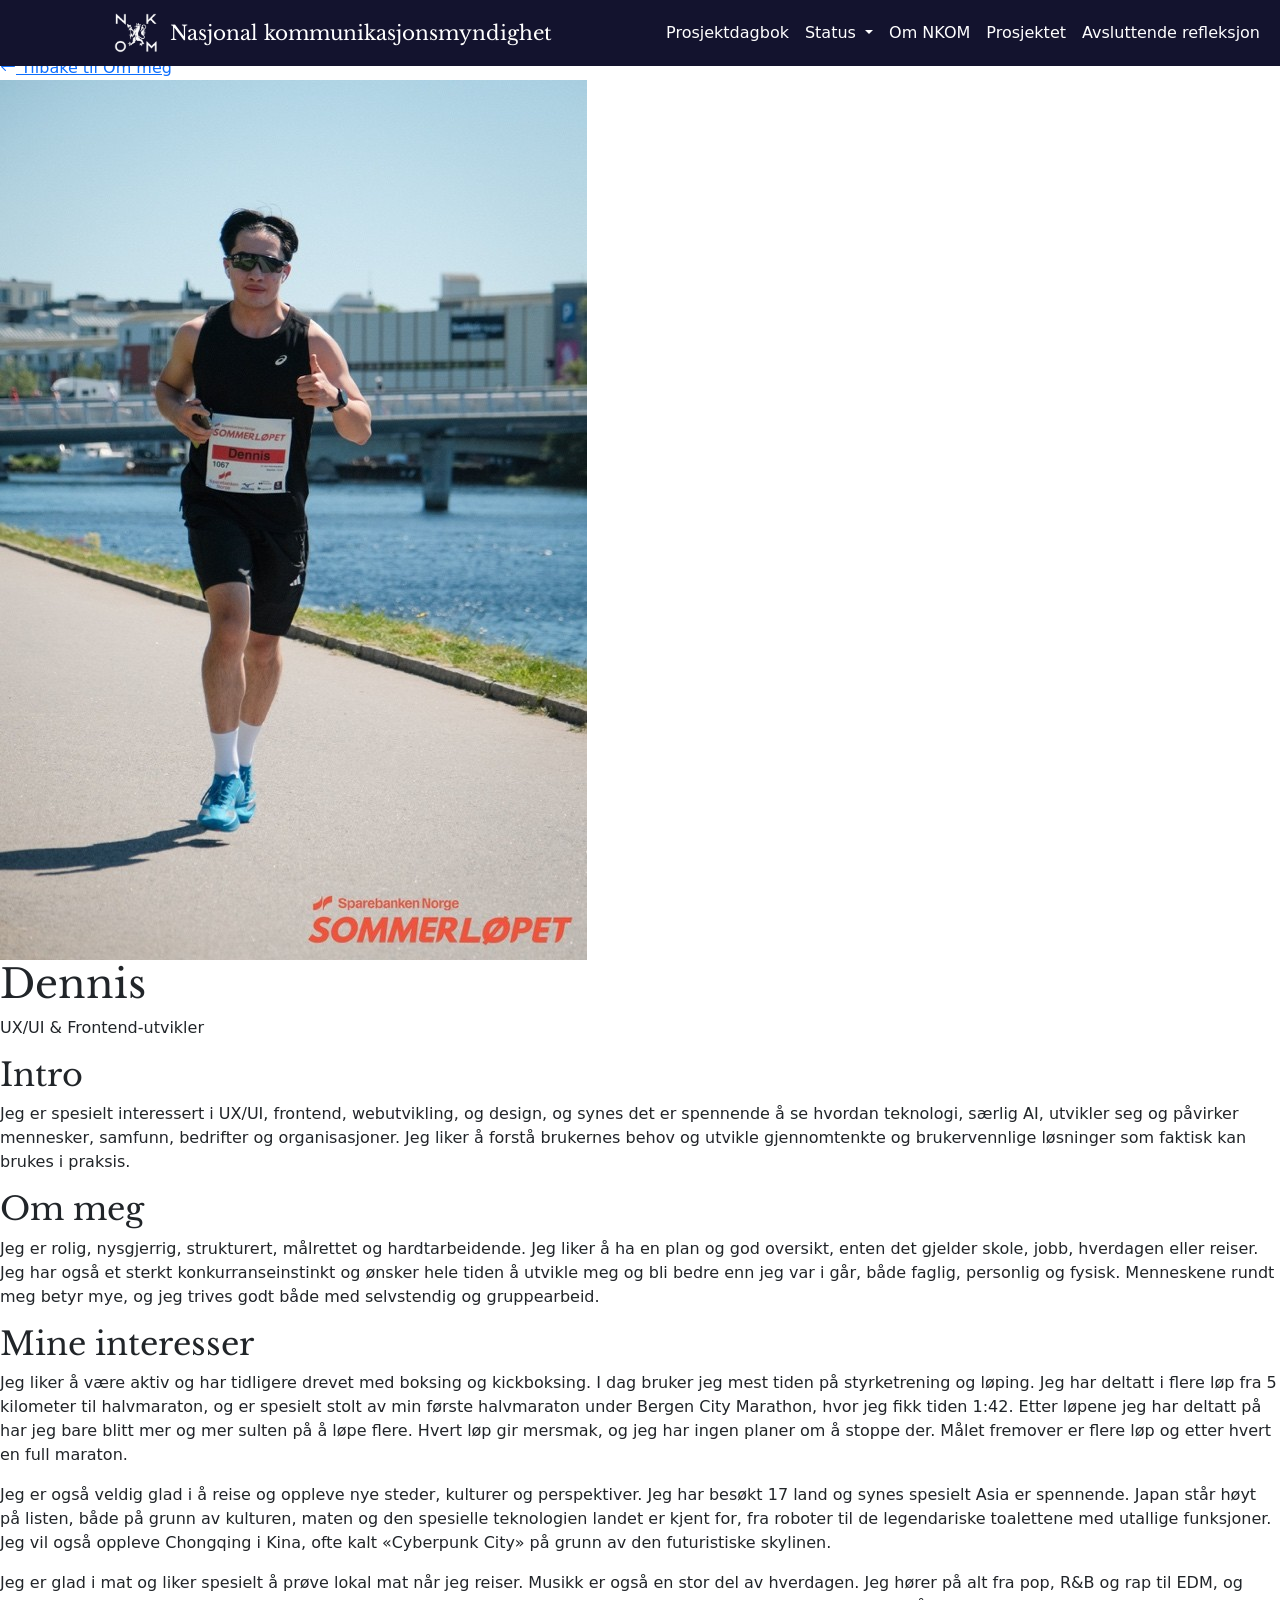
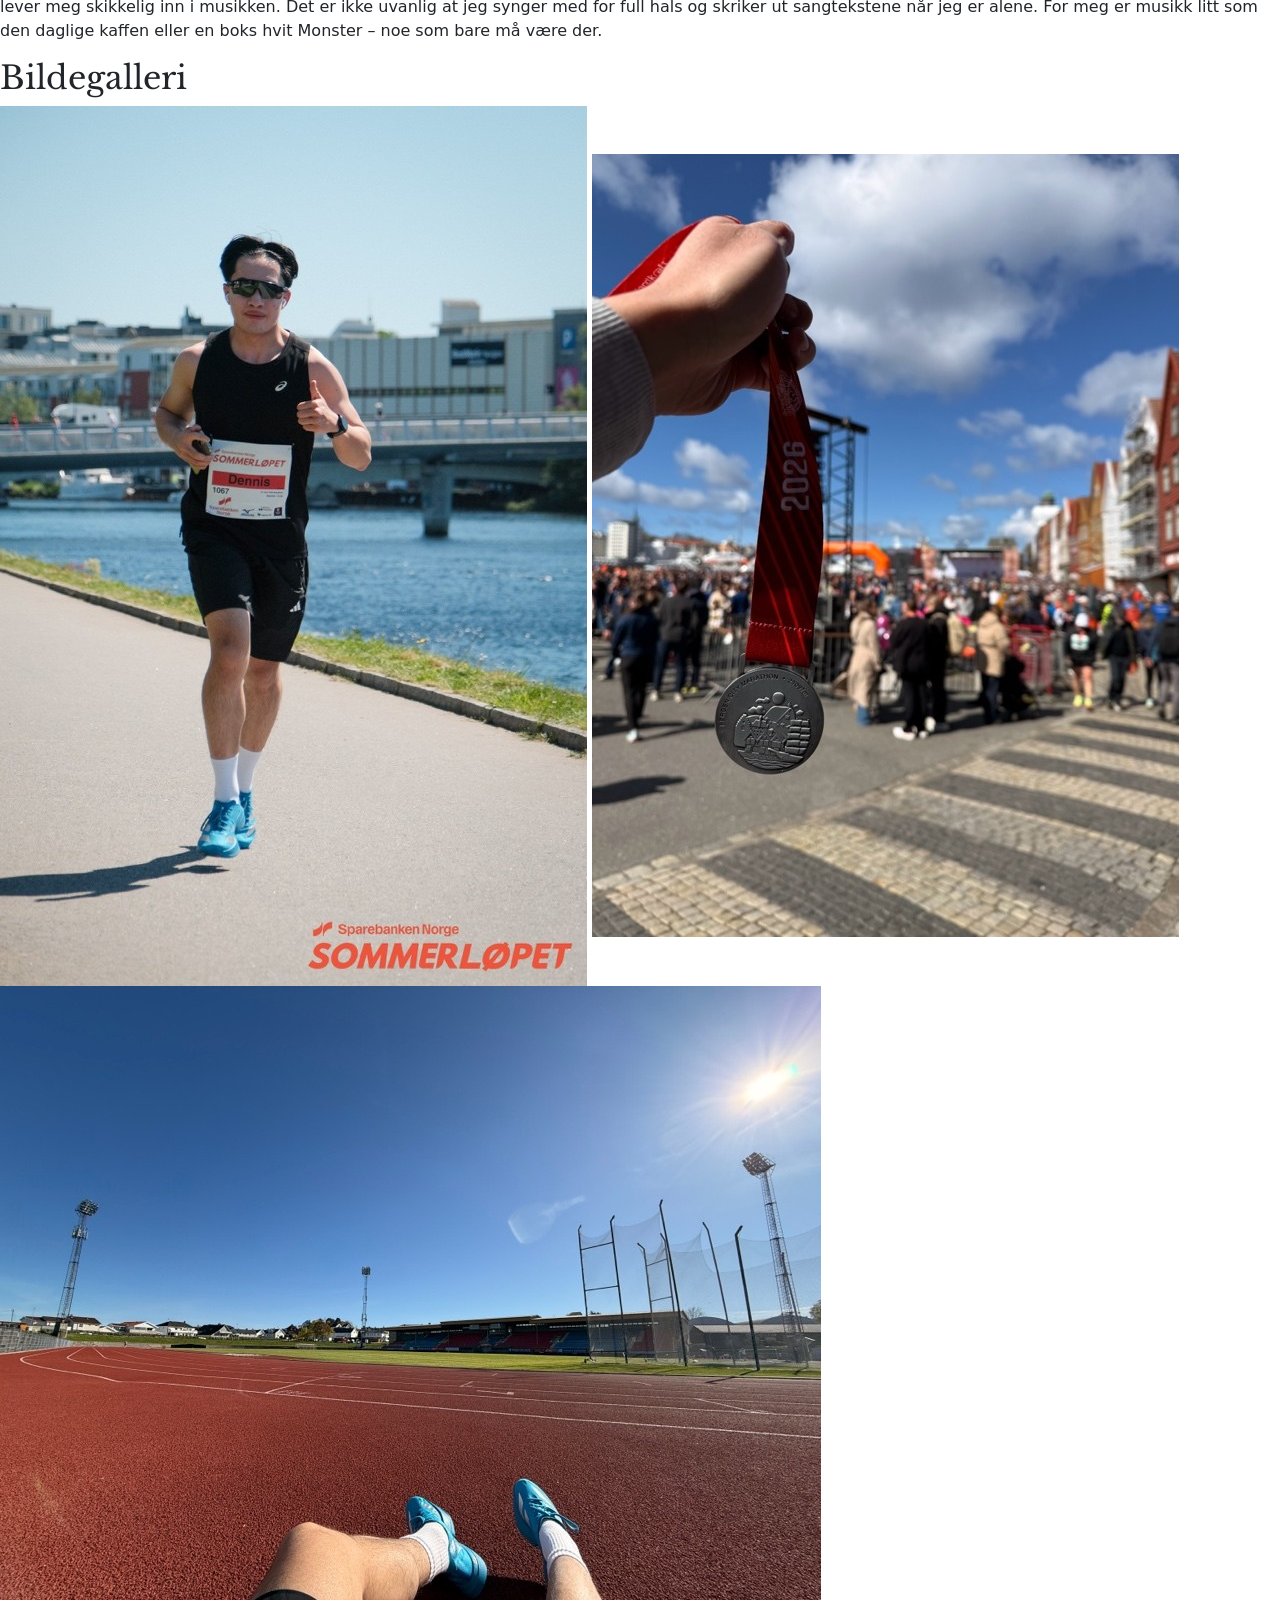
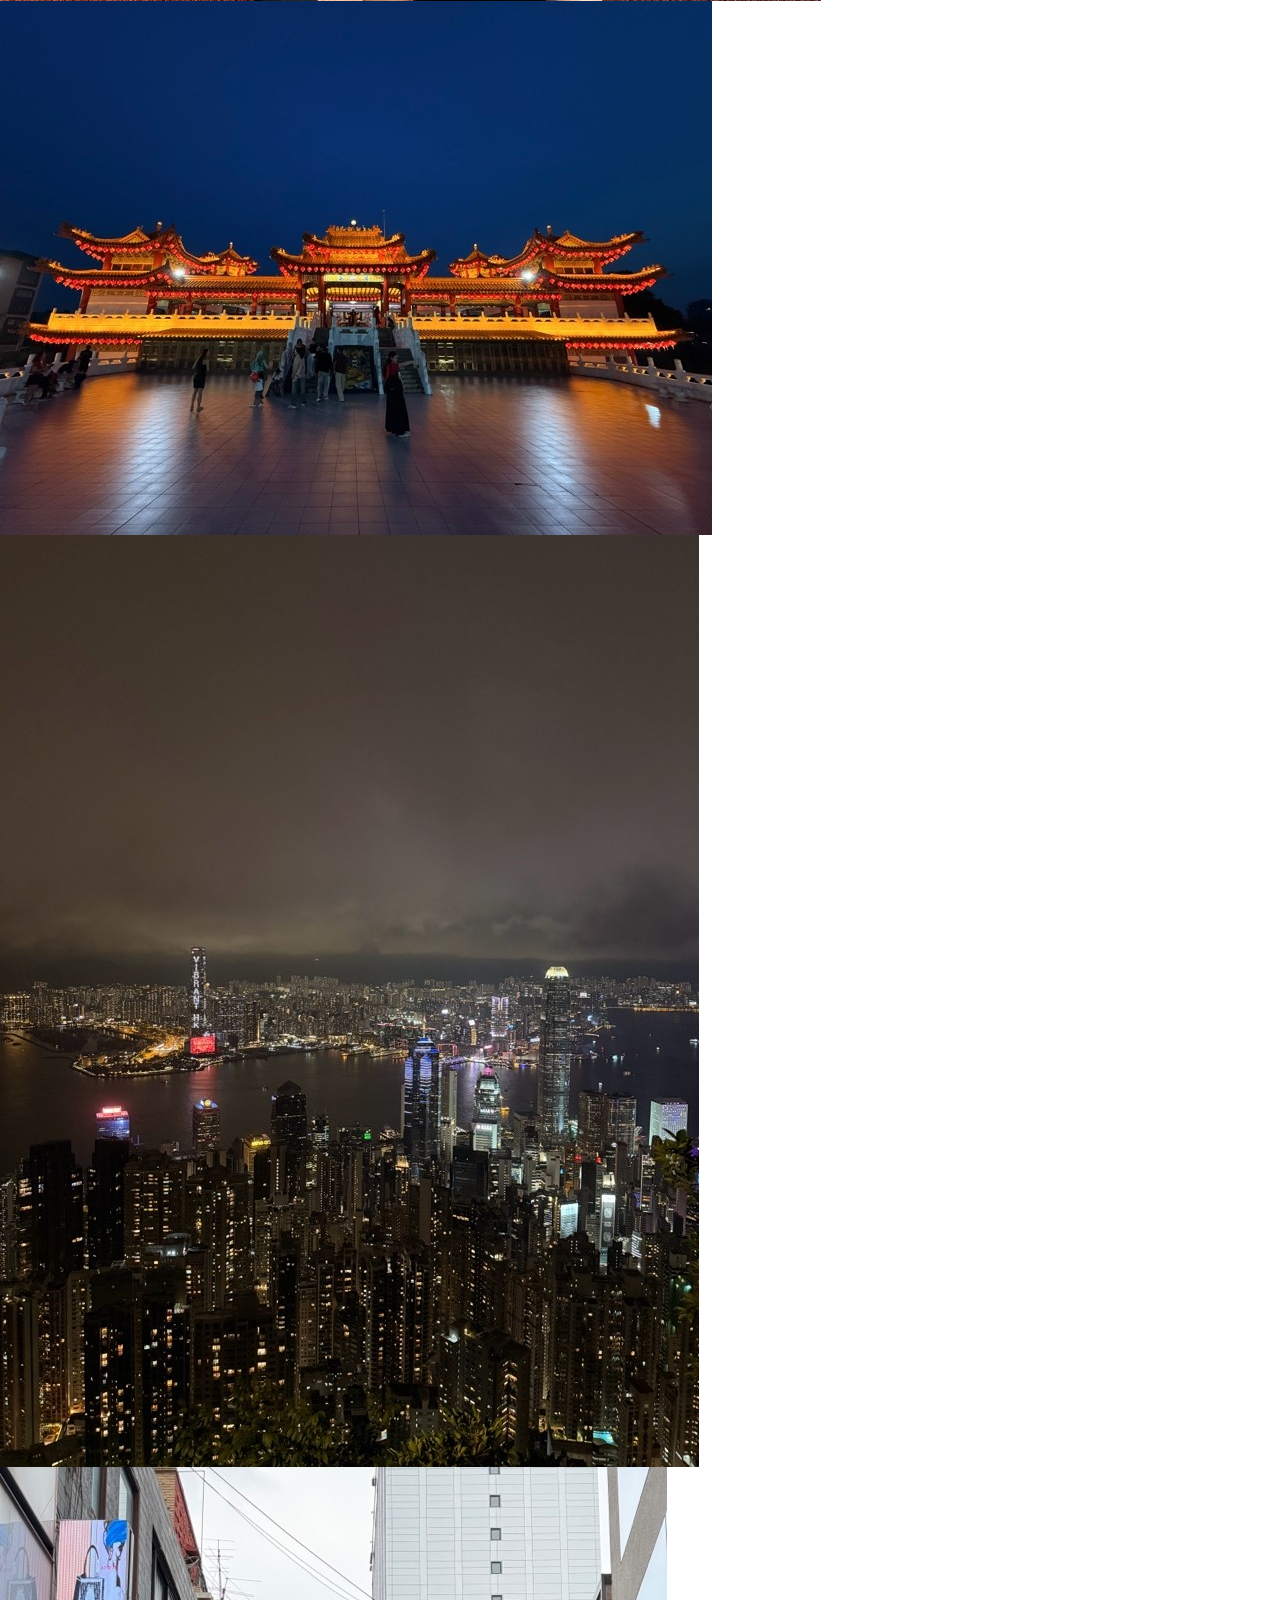
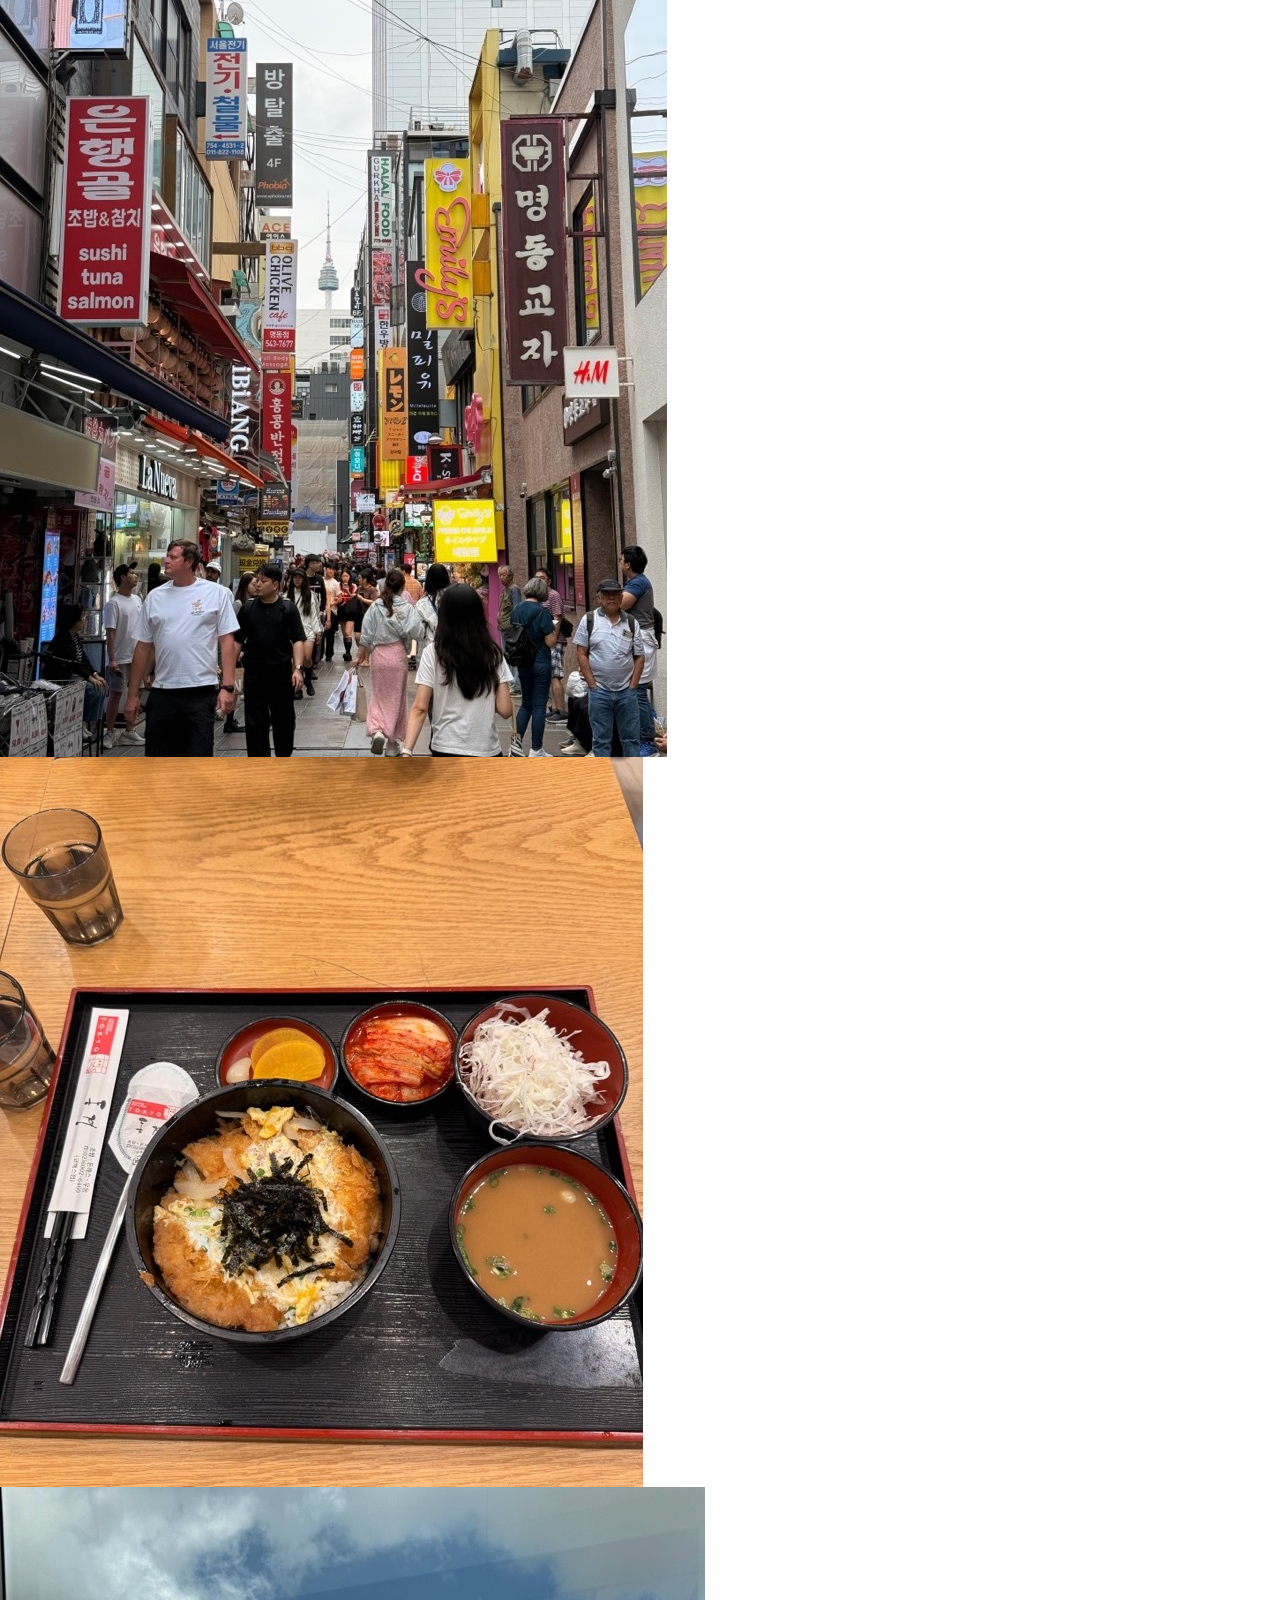
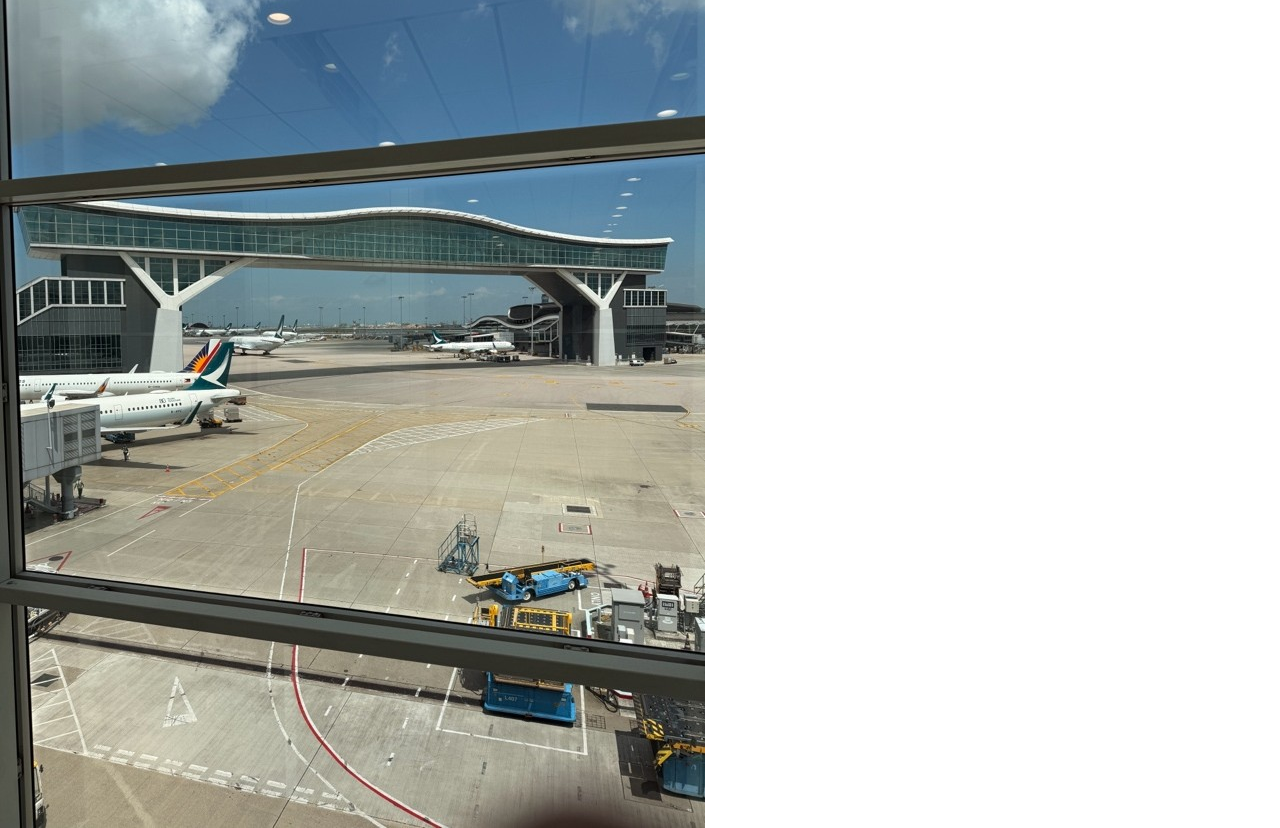
<file: dennis.html>
<!DOCTYPE html>
<html lang="no">
<head>
  <meta charset="UTF-8">
  <meta name="viewport" content="width=device-width, initial-scale=1.0">
  <title>Hvem er Dennis – NKOM Praksis</title>
  <link href="https://cdn.jsdelivr.net/npm/bootstrap@5.3.8/dist/css/bootstrap.min.css" rel="stylesheet" integrity="sha384-sRIl4kxILFvY47J16cr9ZwB07vP4J8+LH7qKQnuqkuIAvNWLzeN8tE5YBujZqJLB" crossorigin="anonymous">
  <link rel="preconnect" href="https://fonts.googleapis.com">
  <link rel="preconnect" href="https://fonts.gstatic.com" crossorigin>
  <link href="https://fonts.googleapis.com/css2?family=Libre+Baskerville:wght@400;700&display=swap" rel="stylesheet">
  <link href="https://cdn.jsdelivr.net/npm/bootstrap-icons@1.11.3/font/bootstrap-icons.min.css" rel="stylesheet">
  <link rel="stylesheet" href="styles/index.css">
</head>
<body class="dennis-side">
  <nav class="navbar navbar-expand-lg navbar-dark fixed-top">
    <div class="container-fluid">
      <a class="navbar-brand d-flex align-items-center" href="index.html#hjem">
        <img src="images/nkom-logo.png" alt="NKOM-logo" height="40" width="40">
        <span class="navbar-merke-tekst">Nasjonal kommunikasjonsmyndighet</span>
      </a>

      <button class="navbar-toggler" type="button" data-bs-toggle="collapse" data-bs-target="#hovedmeny" aria-controls="hovedmeny" aria-expanded="false" aria-label="Åpne meny">
        <span class="navbar-toggler-icon"></span>
      </button>

      <div class="collapse navbar-collapse" id="hovedmeny">
        <ul class="navbar-nav ms-auto">
          <li class="nav-item">
            <a class="nav-link" href="prosjektdagbok.html">Prosjektdagbok</a>
          </li>
          <li class="nav-item dropdown">
            <a class="nav-link dropdown-toggle" href="#" role="button" data-bs-toggle="dropdown" aria-expanded="false">
              Status
            </a>
            <ul class="dropdown-menu">
              <li><a class="dropdown-item" href="status-1.html">Status 1</a></li>
              <li><a class="dropdown-item" href="status-2.html">Status 2</a></li>
            </ul>
          </li>
          <li class="nav-item">
            <a class="nav-link" href="index.html#om-nkom">Om NKOM</a>
          </li>
          <li class="nav-item">
            <a class="nav-link" href="index.html#prosjektet">Prosjektet</a>
          </li>
          <li class="nav-item">
            <a class="nav-link" href="refleksjon.html">Avsluttende refleksjon</a>
          </li>
        </ul>
      </div>
    </div>
  </nav>

  <main class="dennis-hoved">
    <a class="dennis-tilbake" href="index.html#om-meg"><i class="bi bi-arrow-left"></i> Tilbake til Om meg</a>

    <div class="dennis-header">
      <img src="images/dennis/sommerlopet.jpg" class="dennis-portrett" alt="Portrett av Dennis">
      <div>
        <h1>Dennis</h1>
        <p class="dennis-rolle">UX/UI &amp; Frontend-utvikler</p>
      </div>
    </div>

    <article class="dennis-seksjon">
      <h2>Intro</h2>
      <p>Jeg er spesielt interessert i UX/UI, frontend, webutvikling, og design, og synes det er spennende å se hvordan teknologi, særlig AI, utvikler seg og påvirker mennesker, samfunn, bedrifter og organisasjoner. Jeg liker å forstå brukernes behov og utvikle gjennomtenkte og brukervennlige løsninger som faktisk kan brukes i praksis.</p>
    </article>

    <article class="dennis-seksjon">
      <h2>Om meg</h2>
      <p>Jeg er rolig, nysgjerrig, strukturert, målrettet og hardtarbeidende. Jeg liker å ha en plan og god oversikt, enten det gjelder skole, jobb, hverdagen eller reiser. Jeg har også et sterkt konkurranseinstinkt og ønsker hele tiden å utvikle meg og bli bedre enn jeg var i går, både faglig, personlig og fysisk. Menneskene rundt meg betyr mye, og jeg trives godt både med selvstendig og gruppearbeid.</p>
    </article>

    <article class="dennis-seksjon">
      <h2>Mine interesser</h2>
      <p>Jeg liker å være aktiv og har tidligere drevet med boksing og kickboksing. I dag bruker jeg mest tiden på styrketrening og løping. Jeg har deltatt i flere løp fra 5 kilometer til halvmaraton, og er spesielt stolt av min første halvmaraton under Bergen City Marathon, hvor jeg fikk tiden 1:42. Etter løpene jeg har deltatt på har jeg bare blitt mer og mer sulten på å løpe flere. Hvert løp gir mersmak, og jeg har ingen planer om å stoppe der. Målet fremover er flere løp og etter hvert en full maraton.</p>
      <p>Jeg er også veldig glad i å reise og oppleve nye steder, kulturer og perspektiver. Jeg har besøkt 17 land og synes spesielt Asia er spennende. Japan står høyt på listen, både på grunn av kulturen, maten og den spesielle teknologien landet er kjent for, fra roboter til de legendariske toalettene med utallige funksjoner. Jeg vil også oppleve Chongqing i Kina, ofte kalt «Cyberpunk City» på grunn av den futuristiske skylinen.</p>
      <p>Jeg er glad i mat og liker spesielt å prøve lokal mat når jeg reiser. Musikk er også en stor del av hverdagen. Jeg hører på alt fra pop, R&amp;B og rap til EDM, og lever meg skikkelig inn i musikken. Det er ikke uvanlig at jeg synger med for full hals og skriker ut sangtekstene når jeg er alene. For meg er musikk litt som den daglige kaffen eller en boks hvit Monster – noe som bare må være der.</p>
    </article>

    <article class="dennis-seksjon">
      <h2>Bildegalleri</h2>
      <div class="dennis-galleri">
        <img src="images/dennis/sommerlopet.jpg" alt="Dennis under Sommerløpet">
        <img src="images/dennis/medalje.jpg" alt="Løpsmedalje fra 2026">
        <img src="images/dennis/lopebane.jpg" alt="Bein og løpesko på en friidrettsbane">
        <img src="images/dennis/tempel-natt.jpg" alt="Opplyst tempel i Asia om natten">
        <img src="images/dennis/hongkong-skyline.jpg" alt="Utsikt over Hongkongs skyline om natten">
        <img src="images/dennis/gate-asia.jpg" alt="Travel gate med skilt i Asia">
        <img src="images/dennis/japansk-mat.jpg" alt="Japansk måltid på en brett">
        <img src="images/dennis/flyplass.jpg" alt="Utsikt fra flyplassvindu mot fly på bakken">
      </div>
    </article>
  </main>

  <script src="https://cdn.jsdelivr.net/npm/bootstrap@5.3.8/dist/js/bootstrap.bundle.min.js" integrity="sha384-FKyoEForCGlyvwx9Hj09JcYn3nv7wiPVlz7YYwJrWVcXK/BmnVDxM+D2scQbITxI" crossorigin="anonymous"></script>
</body>
</html>
</file>
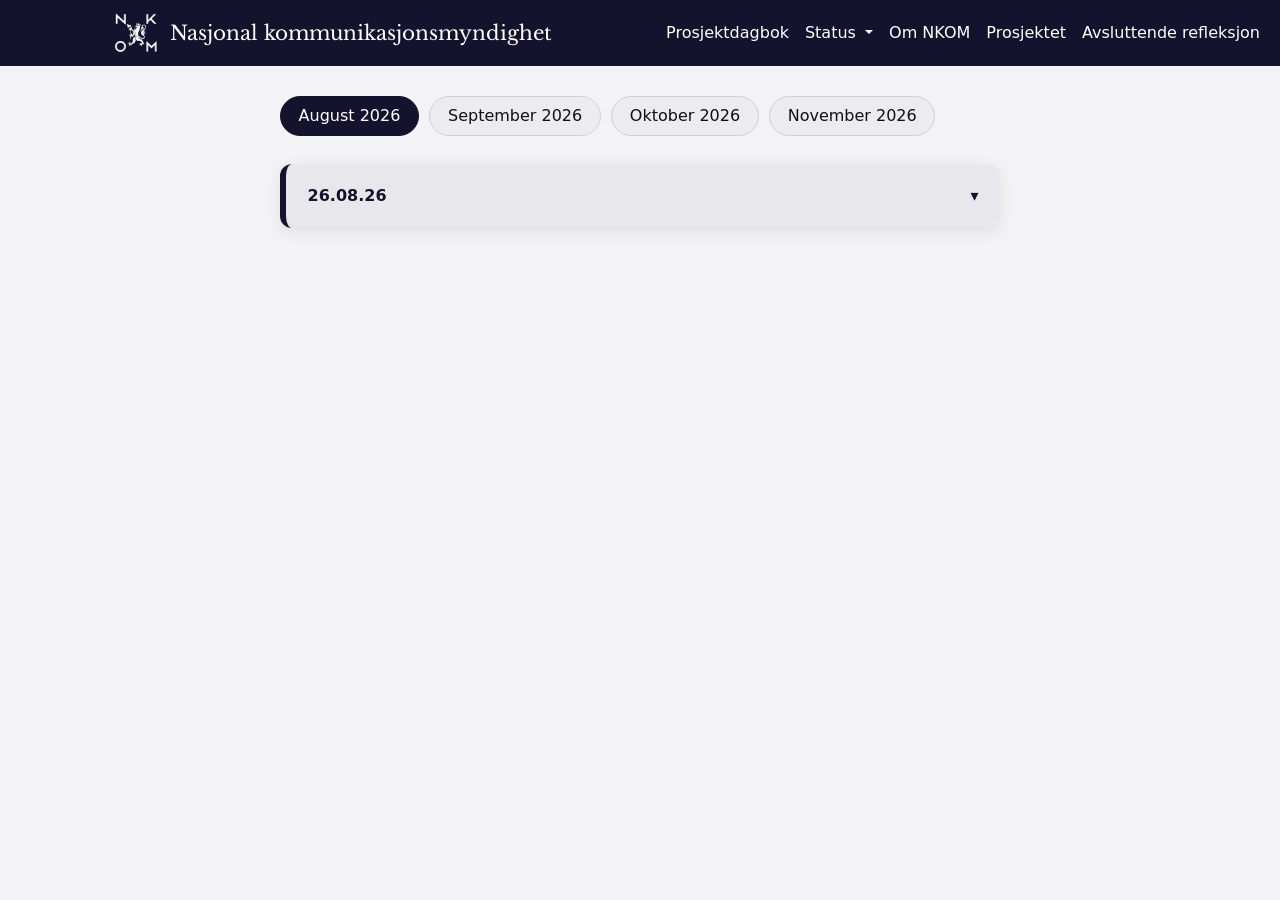
<file: prosjektdagbok.html>
<!DOCTYPE html>
<html lang="no">
<head>
  <meta charset="UTF-8">
  <meta name="viewport" content="width=device-width, initial-scale=1.0">
  <title>Prosjektdagbok – NKOM Praksis</title>
  <link rel="icon" type="image/png" href="images/nkom-logo.png">
  <link href="https://cdn.jsdelivr.net/npm/bootstrap@5.3.8/dist/css/bootstrap.min.css" rel="stylesheet" integrity="sha384-sRIl4kxILFvY47J16cr9ZwB07vP4J8+LH7qKQnuqkuIAvNWLzeN8tE5YBujZqJLB" crossorigin="anonymous">
  <link rel="preconnect" href="https://fonts.googleapis.com">
  <link rel="preconnect" href="https://fonts.gstatic.com" crossorigin>
  <link href="https://fonts.googleapis.com/css2?family=Libre+Baskerville:wght@400;700&display=swap" rel="stylesheet">
  <link href="https://cdn.jsdelivr.net/npm/bootstrap-icons@1.11.3/font/bootstrap-icons.min.css" rel="stylesheet">
  <link rel="stylesheet" href="styles/index.css">
</head>
<body class="dagbok-side">
  <nav class="navbar navbar-expand-lg navbar-dark fixed-top">
    <div class="container-fluid">
      <a class="navbar-brand d-flex align-items-center" href="index.html#hjem">
        <img src="images/nkom-logo.png" alt="NKOM-logo" height="40" width="40">
        <span class="navbar-merke-tekst">Nasjonal kommunikasjonsmyndighet</span>
      </a>

      <button class="navbar-toggler" type="button" data-bs-toggle="collapse" data-bs-target="#hovedmeny" aria-controls="hovedmeny" aria-expanded="false" aria-label="Åpne meny">
        <span class="navbar-toggler-icon"></span>
      </button>

      <div class="collapse navbar-collapse" id="hovedmeny">
        <ul class="navbar-nav ms-auto">
          <li class="nav-item">
            <a class="nav-link active" href="prosjektdagbok.html">Prosjektdagbok</a>
          </li>
          <li class="nav-item dropdown">
            <a class="nav-link dropdown-toggle" href="#" role="button" data-bs-toggle="dropdown" aria-expanded="false">
              Status
            </a>
            <ul class="dropdown-menu">
              <li><a class="dropdown-item" href="status-1.html">Status 1</a></li>
              <li><a class="dropdown-item" href="status-2.html">Status 2</a></li>
              <li><a class="dropdown-item" href="status-3.html">Status 3</a></li>
            </ul>
          </li>
          <li class="nav-item">
            <a class="nav-link" href="index.html#om-nkom">Om NKOM</a>
          </li>
          <li class="nav-item">
            <a class="nav-link" href="index.html#prosjektet">Prosjektet</a>
          </li>
          <li class="nav-item">
            <a class="nav-link" href="refleksjon.html">Avsluttende refleksjon</a>
          </li>
        </ul>
      </div>
    </div>
  </nav>

  <main class="dagbok-hoved">
    <h1 class="visually-hidden">Prosjektdagbok</h1>
    <div class="dagbok-maaneder" role="tablist" aria-label="Velg måned">
      <button type="button" class="dagbok-maaned is-aktiv" data-maaned="2026-08" role="tab" aria-selected="true">August 2026</button>
      <button type="button" class="dagbok-maaned" data-maaned="2026-09" role="tab" aria-selected="false">September 2026</button>
      <button type="button" class="dagbok-maaned" data-maaned="2026-10" role="tab" aria-selected="false">Oktober 2026</button>
      <button type="button" class="dagbok-maaned" data-maaned="2026-11" role="tab" aria-selected="false">November 2026</button>
    </div>
    <div id="dagbok-innlegg"></div>
  </main>

  <script src="https://cdn.jsdelivr.net/npm/bootstrap@5.3.8/dist/js/bootstrap.bundle.min.js" integrity="sha384-FKyoEForCGlyvwx9Hj09JcYn3nv7wiPVlz7YYwJrWVcXK/BmnVDxM+D2scQbITxI" crossorigin="anonymous"></script>
  <script src="js/dagbok-data.js"></script>
  <script src="js/dagbok.js"></script>
</body>
</html>
</file>
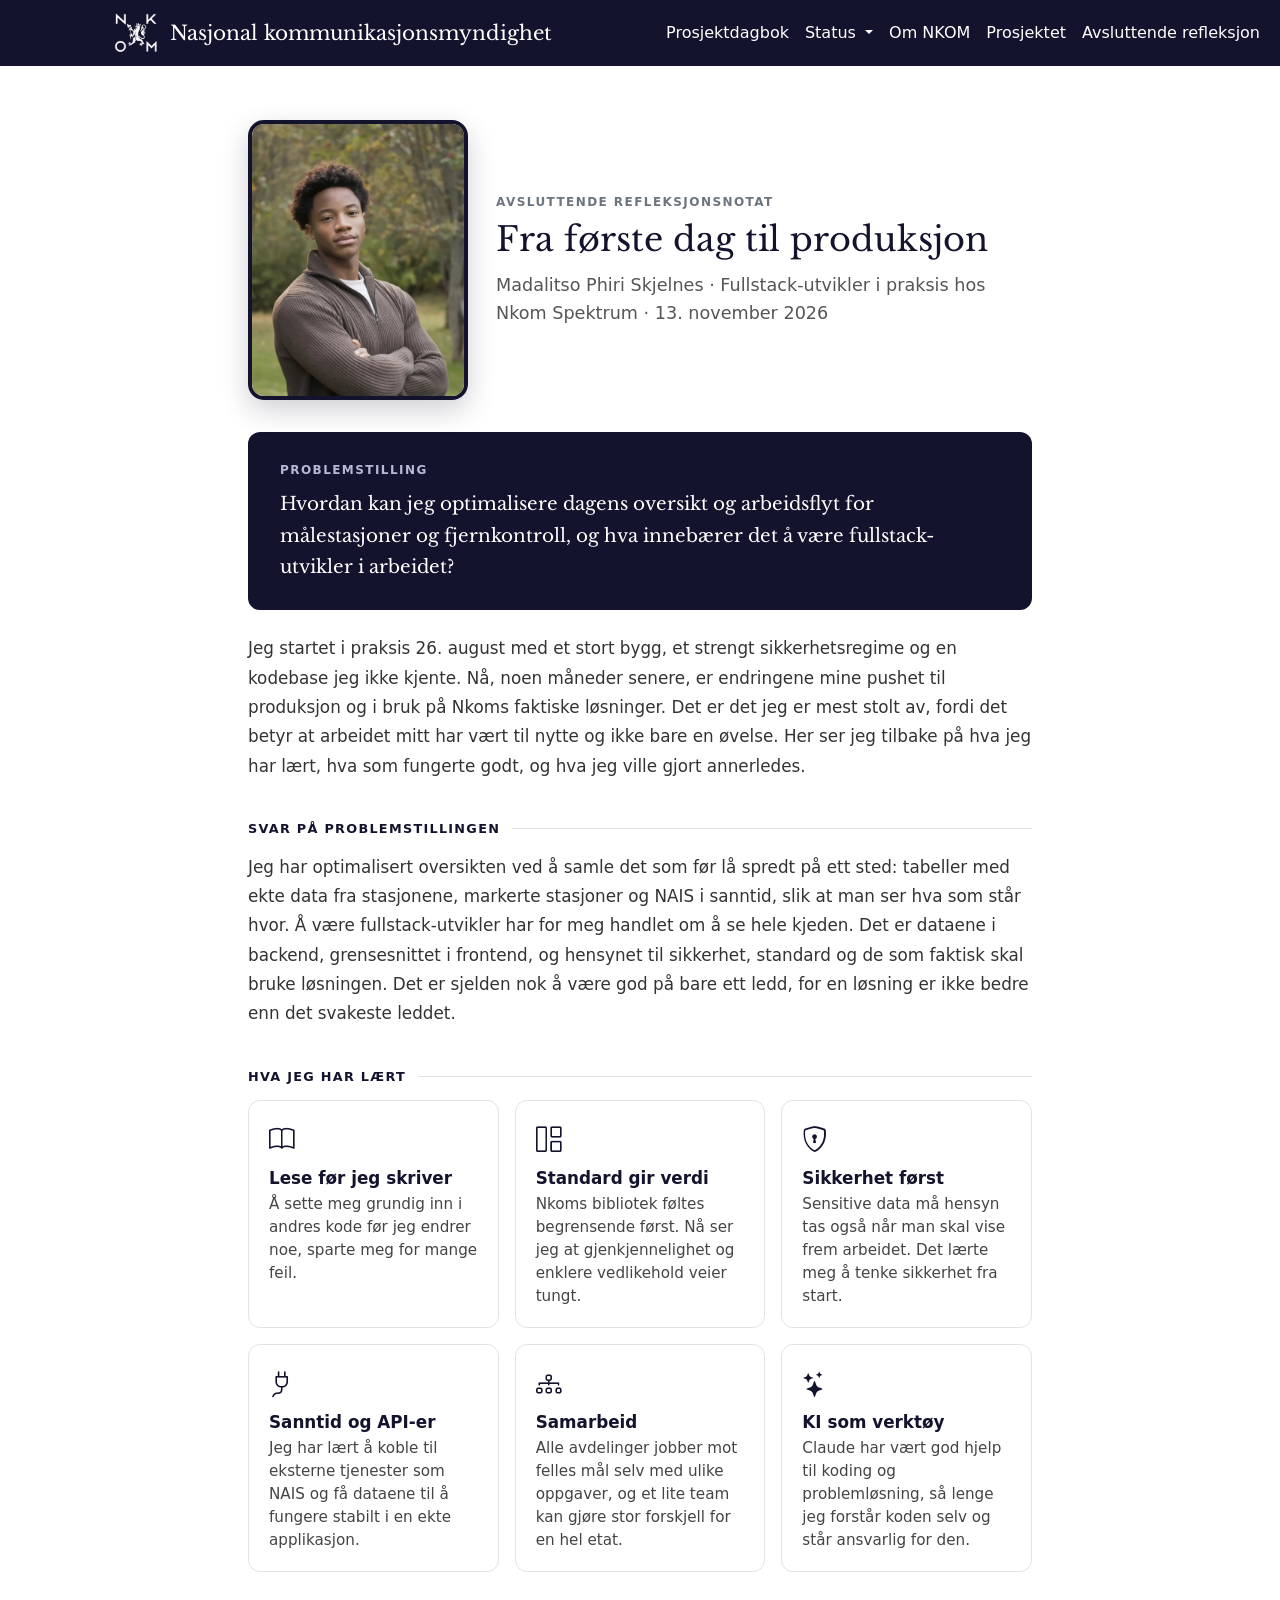
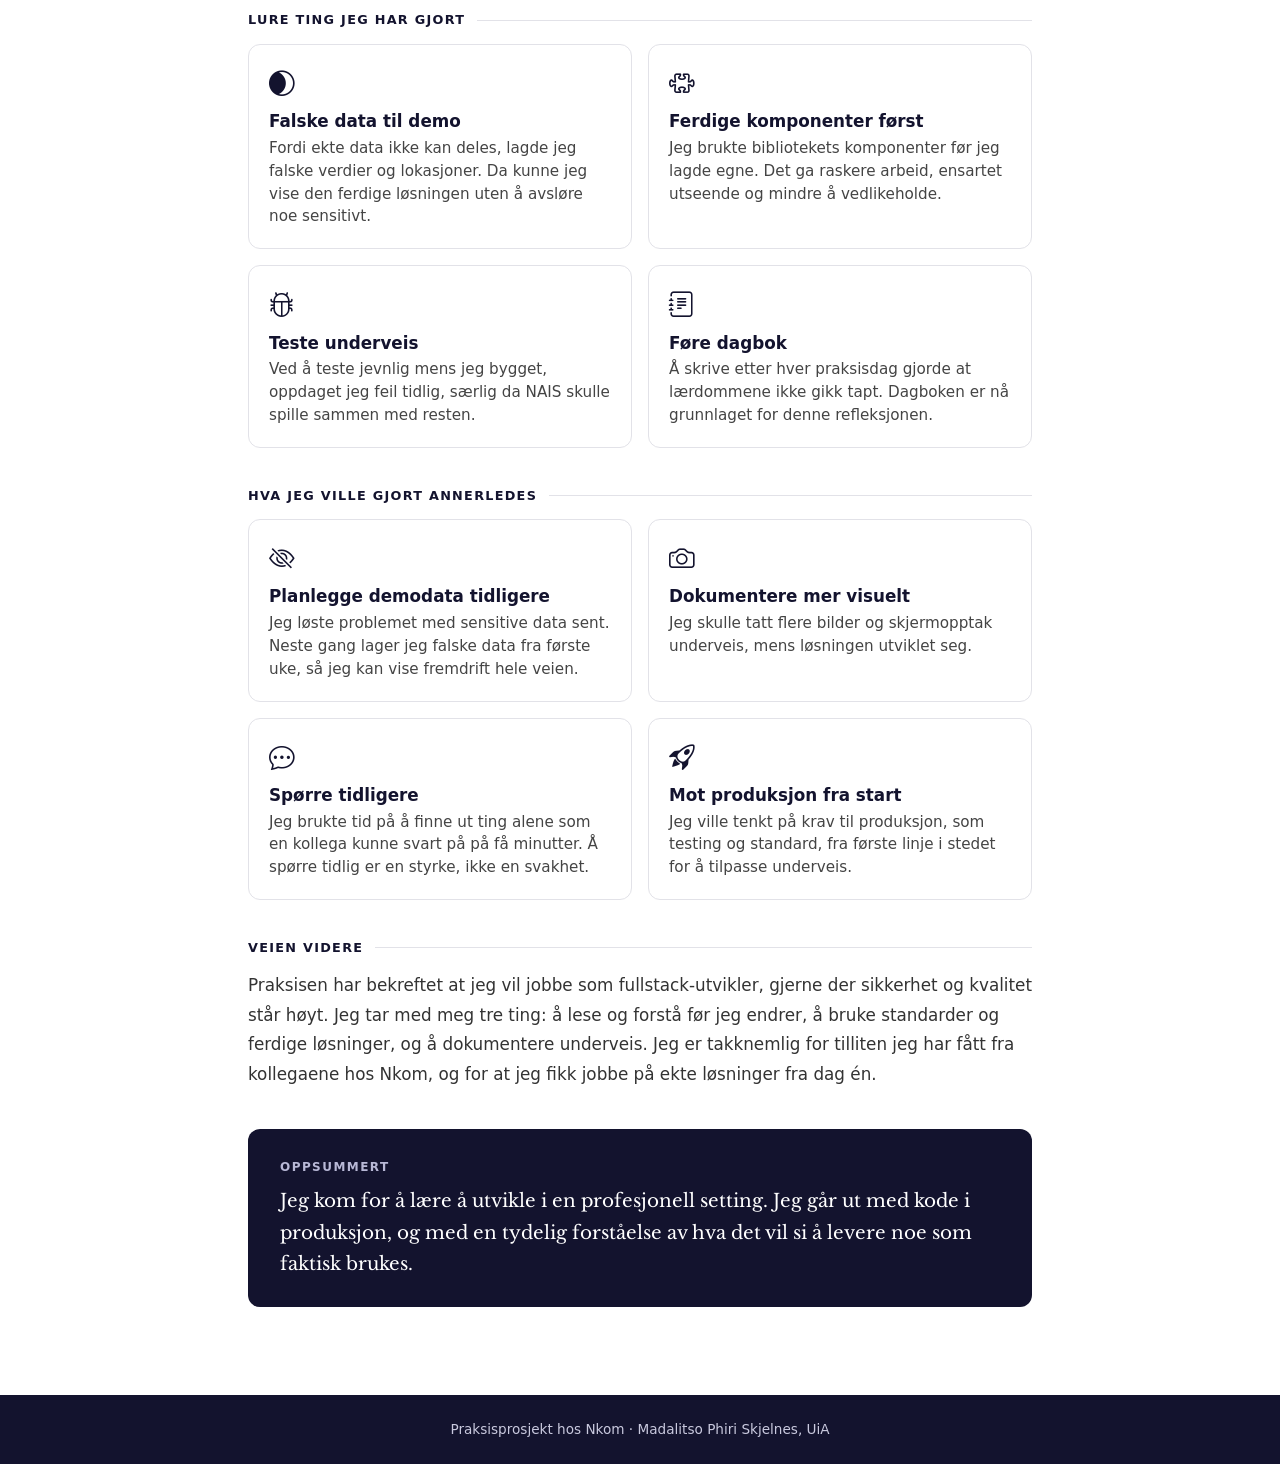
<file: refleksjon.html>
<!DOCTYPE html>
<html lang="no">
<head>
  <meta charset="UTF-8">
  <meta name="viewport" content="width=device-width, initial-scale=1.0">
  <title>Avsluttende refleksjon – NKOM Praksis</title>
  <link rel="icon" type="image/png" href="images/nkom-logo.png">
  <link href="https://cdn.jsdelivr.net/npm/bootstrap@5.3.8/dist/css/bootstrap.min.css" rel="stylesheet" integrity="sha384-sRIl4kxILFvY47J16cr9ZwB07vP4J8+LH7qKQnuqkuIAvNWLzeN8tE5YBujZqJLB" crossorigin="anonymous">
  <link rel="preconnect" href="https://fonts.googleapis.com">
  <link rel="preconnect" href="https://fonts.gstatic.com" crossorigin>
  <link href="https://fonts.googleapis.com/css2?family=Libre+Baskerville:wght@400;700&display=swap" rel="stylesheet">
  <link href="https://cdn.jsdelivr.net/npm/bootstrap-icons@1.11.3/font/bootstrap-icons.min.css" rel="stylesheet">
  <link rel="stylesheet" href="styles/index.css">
  <script>document.documentElement.classList.add("js");</script>
</head>
<body class="status-side refleksjon-side">
  <nav class="navbar navbar-expand-lg navbar-dark fixed-top">
    <div class="container-fluid">
      <a class="navbar-brand d-flex align-items-center" href="index.html#hjem">
        <img src="images/nkom-logo.png" alt="NKOM-logo" height="40" width="40">
        <span class="navbar-merke-tekst">Nasjonal kommunikasjonsmyndighet</span>
      </a>

      <button class="navbar-toggler" type="button" data-bs-toggle="collapse" data-bs-target="#hovedmeny" aria-controls="hovedmeny" aria-expanded="false" aria-label="Åpne meny">
        <span class="navbar-toggler-icon"></span>
      </button>

      <div class="collapse navbar-collapse" id="hovedmeny">
        <ul class="navbar-nav ms-auto">
          <li class="nav-item">
            <a class="nav-link" href="prosjektdagbok.html">Prosjektdagbok</a>
          </li>
          <li class="nav-item dropdown">
            <a class="nav-link dropdown-toggle" href="#" role="button" data-bs-toggle="dropdown" aria-expanded="false">
              Status
            </a>
            <ul class="dropdown-menu">
              <li><a class="dropdown-item" href="status-1.html">Status 1</a></li>
              <li><a class="dropdown-item" href="status-2.html">Status 2</a></li>
              <li><a class="dropdown-item" href="status-3.html">Status 3</a></li>
            </ul>
          </li>
          <li class="nav-item">
            <a class="nav-link" href="index.html#om-nkom">Om NKOM</a>
          </li>
          <li class="nav-item">
            <a class="nav-link" href="index.html#prosjektet">Prosjektet</a>
          </li>
          <li class="nav-item">
            <a class="nav-link active" href="refleksjon.html">Avsluttende refleksjon</a>
          </li>
        </ul>
      </div>
    </div>
  </nav>


  <main class="status-hoved refleksjon-hoved">
    <header class="refleksjon-topp vis">
      <img src="images/refleksjon-portrett.png" class="refleksjon-bilde" alt="Portrett av Madalitso Phiri Skjelnes">
      <div>
        <span class="etikett">Avsluttende refleksjonsnotat</span>
        <h1>Fra første dag til produksjon</h1>
        <p class="ingress">Madalitso Phiri Skjelnes &middot; Fullstack-utvikler i praksis hos Nkom Spektrum &middot; 13. november 2026</p>
      </div>
    </header>

    <blockquote class="problemstilling vis">
      <span class="etikett">Problemstilling</span>
      Hvordan kan jeg optimalisere dagens oversikt og arbeidsflyt for målestasjoner og fjernkontroll, og hva innebærer det å være fullstack-utvikler i arbeidet?
    </blockquote>

    <section class="refleksjon-tekst vis">
      <p>Jeg startet i praksis 26. august med et stort bygg, et strengt sikkerhetsregime og en kodebase jeg ikke kjente. Nå, noen måneder senere, er endringene mine pushet til produksjon og i bruk på Nkoms faktiske løsninger. Det er det jeg er mest stolt av, fordi det betyr at arbeidet mitt har vært til nytte og ikke bare en øvelse. Her ser jeg tilbake på hva jeg har lært, hva som fungerte godt, og hva jeg ville gjort annerledes.</p>
    </section>

    <h2 class="status-del vis">Svar på problemstillingen</h2>
    <section class="refleksjon-tekst vis">
      <p>Jeg har optimalisert oversikten ved å samle det som før lå spredt på ett sted: tabeller med ekte data fra stasjonene, markerte stasjoner og NAIS i sanntid, slik at man ser hva som står hvor. Å være fullstack-utvikler har for meg handlet om å se hele kjeden. Det er dataene i backend, grensesnittet i frontend, og hensynet til sikkerhet, standard og de som faktisk skal bruke løsningen. Det er sjelden nok å være god på bare ett ledd, for en løsning er ikke bedre enn det svakeste leddet.</p>
    </section>

    <h2 class="status-del vis">Hva jeg har lært</h2>
    <div class="kort-rad">
      <article class="kort vis"><i class="bi bi-book"></i><h3>Lese før jeg skriver</h3><p>Å sette meg grundig inn i andres kode før jeg endrer noe, sparte meg for mange feil.</p></article>
      <article class="kort vis"><i class="bi bi-grid-1x2"></i><h3>Standard gir verdi</h3><p>Nkoms bibliotek føltes begrensende først. Nå ser jeg at gjenkjennelighet og enklere vedlikehold veier tungt.</p></article>
      <article class="kort vis"><i class="bi bi-shield-lock"></i><h3>Sikkerhet først</h3><p>Sensitive data må hensyn tas også når man skal vise frem arbeidet. Det lærte meg å tenke sikkerhet fra start.</p></article>
      <article class="kort vis"><i class="bi bi-plug"></i><h3>Sanntid og API-er</h3><p>Jeg har lært å koble til eksterne tjenester som NAIS og få dataene til å fungere stabilt i en ekte applikasjon.</p></article>
      <article class="kort vis"><i class="bi bi-diagram-3"></i><h3>Samarbeid</h3><p>Alle avdelinger jobber mot felles mål selv med ulike oppgaver, og et lite team kan gjøre stor forskjell for en hel etat.</p></article>
      <article class="kort vis"><i class="bi bi-stars"></i><h3>KI som verktøy</h3><p>Claude har vært god hjelp til koding og problemløsning, så lenge jeg forstår koden selv og står ansvarlig for den.</p></article>
    </div>

    <h2 class="status-del vis">Lure ting jeg har gjort</h2>
    <div class="kort-rad kort-rad-2">
      <article class="kort vis"><i class="bi bi-mask"></i><h3>Falske data til demo</h3><p>Fordi ekte data ikke kan deles, lagde jeg falske verdier og lokasjoner. Da kunne jeg vise den ferdige løsningen uten å avsløre noe sensitivt.</p></article>
      <article class="kort vis"><i class="bi bi-puzzle"></i><h3>Ferdige komponenter først</h3><p>Jeg brukte bibliotekets komponenter før jeg lagde egne. Det ga raskere arbeid, ensartet utseende og mindre å vedlikeholde.</p></article>
      <article class="kort vis"><i class="bi bi-bug"></i><h3>Teste underveis</h3><p>Ved å teste jevnlig mens jeg bygget, oppdaget jeg feil tidlig, særlig da NAIS skulle spille sammen med resten.</p></article>
      <article class="kort vis"><i class="bi bi-journal-text"></i><h3>Føre dagbok</h3><p>Å skrive etter hver praksisdag gjorde at lærdommene ikke gikk tapt. Dagboken er nå grunnlaget for denne refleksjonen.</p></article>
    </div>

    <h2 class="status-del vis">Hva jeg ville gjort annerledes</h2>
    <div class="kort-rad kort-rad-2">
      <article class="kort vis"><i class="bi bi-eye-slash"></i><h3>Planlegge demodata tidligere</h3><p>Jeg løste problemet med sensitive data sent. Neste gang lager jeg falske data fra første uke, så jeg kan vise fremdrift hele veien.</p></article>
      <article class="kort vis"><i class="bi bi-camera"></i><h3>Dokumentere mer visuelt</h3><p>Jeg skulle tatt flere bilder og skjermopptak underveis, mens løsningen utviklet seg.</p></article>
      <article class="kort vis"><i class="bi bi-chat-dots"></i><h3>Spørre tidligere</h3><p>Jeg brukte tid på å finne ut ting alene som en kollega kunne svart på på få minutter. Å spørre tidlig er en styrke, ikke en svakhet.</p></article>
      <article class="kort vis"><i class="bi bi-rocket-takeoff"></i><h3>Mot produksjon fra start</h3><p>Jeg ville tenkt på krav til produksjon, som testing og standard, fra første linje i stedet for å tilpasse underveis.</p></article>
    </div>

    <h2 class="status-del vis">Veien videre</h2>
    <section class="refleksjon-tekst vis">
      <p>Praksisen har bekreftet at jeg vil jobbe som fullstack-utvikler, gjerne der sikkerhet og kvalitet står høyt. Jeg tar med meg tre ting: å lese og forstå før jeg endrer, å bruke standarder og ferdige løsninger, og å dokumentere underveis. Jeg er takknemlig for tilliten jeg har fått fra kollegaene hos Nkom, og for at jeg fikk jobbe på ekte løsninger fra dag én.</p>
    </section>

    <blockquote class="problemstilling vis">
      <span class="etikett">Oppsummert</span>
      Jeg kom for å lære å utvikle i en profesjonell setting. Jeg går ut med kode i produksjon, og med en tydelig forståelse av hva det vil si å levere noe som faktisk brukes.
    </blockquote>
  </main>


  <footer class="bunn">
    <p>Praksisprosjekt hos Nkom &middot; Madalitso Phiri Skjelnes, UiA</p>
  </footer>

  <script src="https://cdn.jsdelivr.net/npm/bootstrap@5.3.8/dist/js/bootstrap.bundle.min.js" integrity="sha384-FKyoEForCGlyvwx9Hj09JcYn3nv7wiPVlz7YYwJrWVcXK/BmnVDxM+D2scQbITxI" crossorigin="anonymous"></script>
  <script src="js/vis.js"></script>
</body>
</html>
</file>
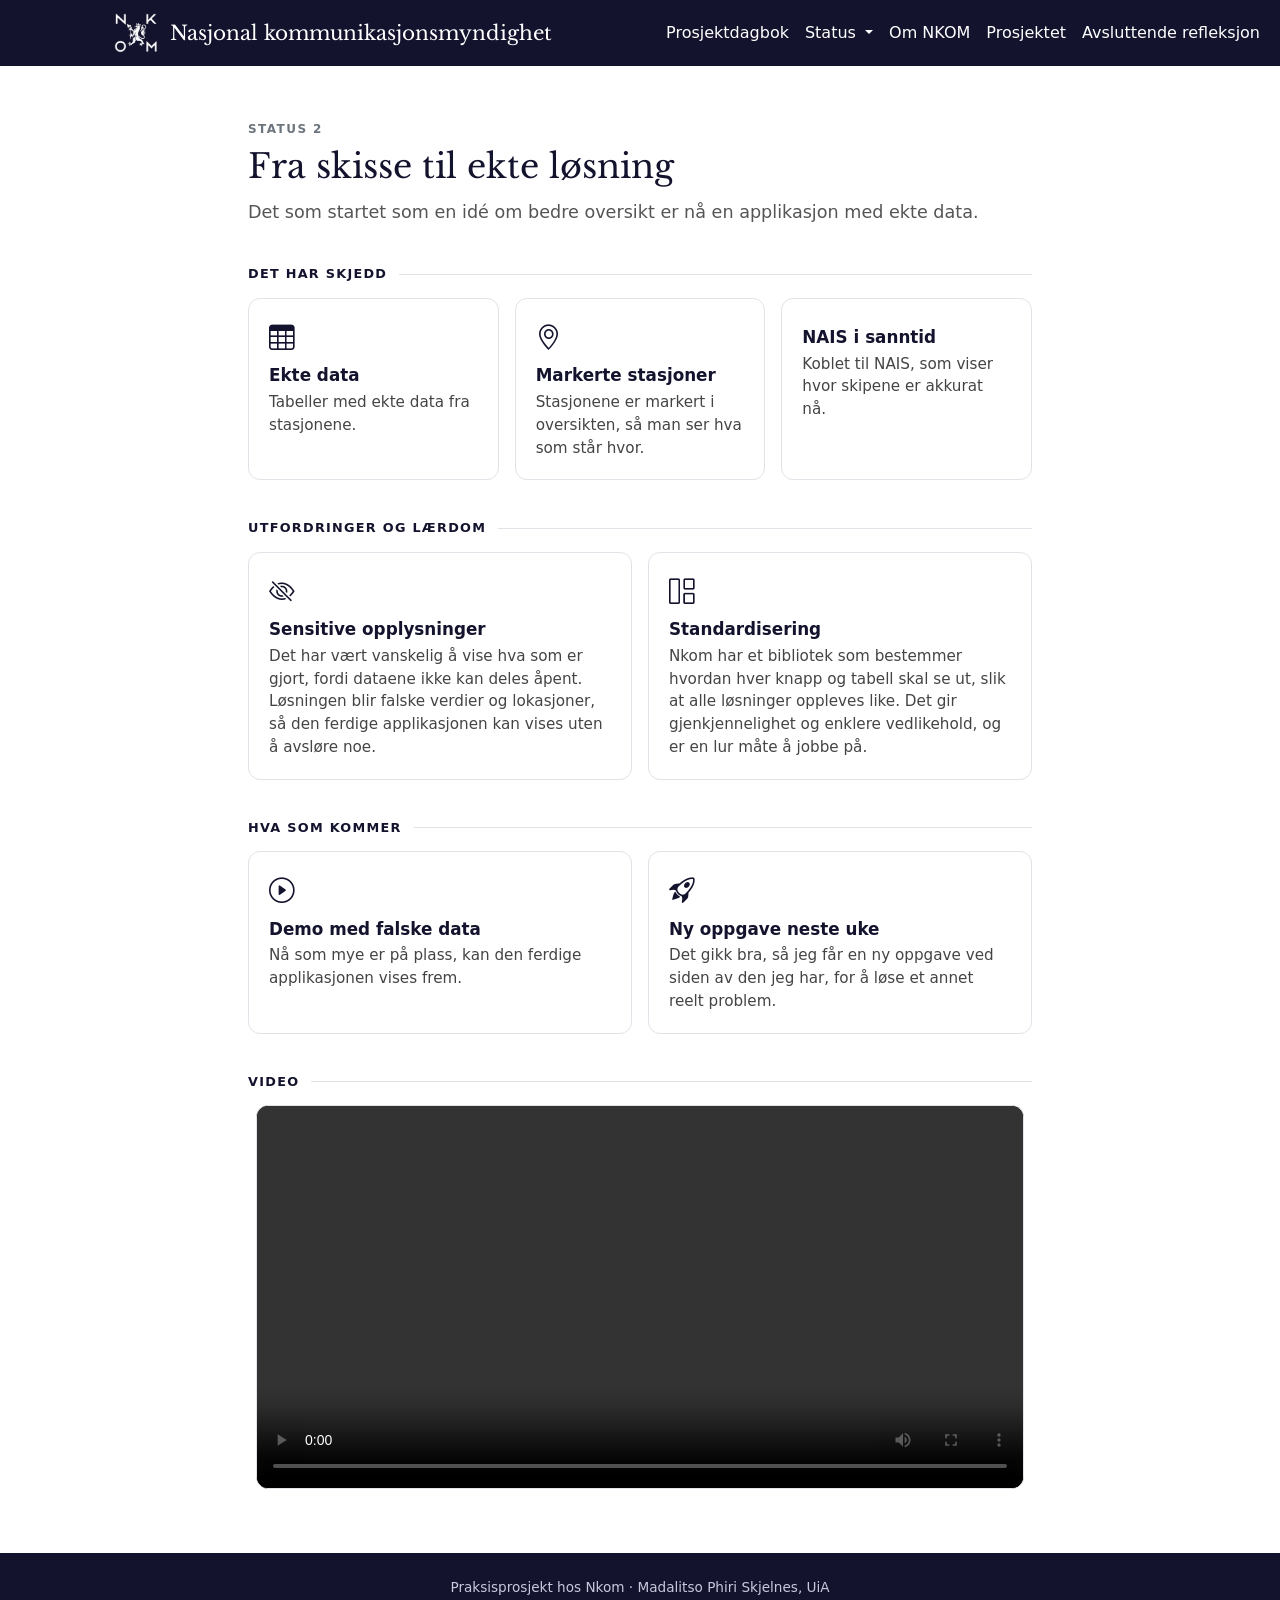
<file: status-2.html>
<!DOCTYPE html>
<html lang="no">
<head>
  <meta charset="UTF-8">
  <meta name="viewport" content="width=device-width, initial-scale=1.0">
  <title>Status 2 – NKOM Praksis</title>
  <link rel="icon" type="image/png" href="images/nkom-logo.png">
  <link href="https://cdn.jsdelivr.net/npm/bootstrap@5.3.8/dist/css/bootstrap.min.css" rel="stylesheet" integrity="sha384-sRIl4kxILFvY47J16cr9ZwB07vP4J8+LH7qKQnuqkuIAvNWLzeN8tE5YBujZqJLB" crossorigin="anonymous">
  <link rel="preconnect" href="https://fonts.googleapis.com">
  <link rel="preconnect" href="https://fonts.gstatic.com" crossorigin>
  <link href="https://fonts.googleapis.com/css2?family=Libre+Baskerville:wght@400;700&display=swap" rel="stylesheet">
  <link href="https://cdn.jsdelivr.net/npm/bootstrap-icons@1.11.3/font/bootstrap-icons.min.css" rel="stylesheet">
  <link rel="stylesheet" href="styles/index.css">
  <script>document.documentElement.classList.add("js");</script>
</head>
<body class="status-side">
  <nav class="navbar navbar-expand-lg navbar-dark fixed-top">
    <div class="container-fluid">
      <a class="navbar-brand d-flex align-items-center" href="index.html#hjem">
        <img src="images/nkom-logo.png" alt="NKOM-logo" height="40" width="40">
        <span class="navbar-merke-tekst">Nasjonal kommunikasjonsmyndighet</span>
      </a>

      <button class="navbar-toggler" type="button" data-bs-toggle="collapse" data-bs-target="#hovedmeny" aria-controls="hovedmeny" aria-expanded="false" aria-label="Åpne meny">
        <span class="navbar-toggler-icon"></span>
      </button>

      <div class="collapse navbar-collapse" id="hovedmeny">
        <ul class="navbar-nav ms-auto">
          <li class="nav-item">
            <a class="nav-link" href="prosjektdagbok.html">Prosjektdagbok</a>
          </li>
          <li class="nav-item dropdown">
            <a class="nav-link dropdown-toggle active" href="#" role="button" data-bs-toggle="dropdown" aria-expanded="false">
              Status
            </a>
            <ul class="dropdown-menu">
              <li><a class="dropdown-item" href="status-1.html">Status 1</a></li>
              <li><a class="dropdown-item active" href="status-2.html">Status 2</a></li>
              <li><a class="dropdown-item" href="status-3.html">Status 3</a></li>
            </ul>
          </li>
          <li class="nav-item">
            <a class="nav-link" href="index.html#om-nkom">Om NKOM</a>
          </li>
          <li class="nav-item">
            <a class="nav-link" href="index.html#prosjektet">Prosjektet</a>
          </li>
          <li class="nav-item">
            <a class="nav-link" href="refleksjon.html">Avsluttende refleksjon</a>
          </li>
        </ul>
      </div>
    </div>
  </nav>


  <main class="status-hoved">
    <header class="status-topp vis">
      <span class="etikett">Status 2</span>
      <h1>Fra skisse til ekte løsning</h1>
      <p class="ingress">Det som startet som en idé om bedre oversikt er nå en applikasjon med ekte data.</p>
    </header>

    <h2 class="status-del vis">Det har skjedd</h2>
    <div class="kort-rad">
      <article class="kort vis"><i class="bi bi-table"></i><h3>Ekte data</h3><p>Tabeller med ekte data fra stasjonene.</p></article>
      <article class="kort vis"><i class="bi bi-geo-alt"></i><h3>Markerte stasjoner</h3><p>Stasjonene er markert i oversikten, så man ser hva som står hvor.</p></article>
      <article class="kort vis"><i class="bi bi-ship"></i><h3>NAIS i sanntid</h3><p>Koblet til NAIS, som viser hvor skipene er akkurat nå.</p></article>
    </div>

    <h2 class="status-del vis">Utfordringer og lærdom</h2>
    <div class="kort-rad kort-rad-2">
      <article class="kort vis">
        <i class="bi bi-eye-slash"></i>
        <h3>Sensitive opplysninger</h3>
        <p>Det har vært vanskelig å vise hva som er gjort, fordi dataene ikke kan deles åpent. Løsningen blir falske verdier og lokasjoner, så den ferdige applikasjonen kan vises uten å avsløre noe.</p>
      </article>
      <article class="kort vis">
        <i class="bi bi-grid-1x2"></i>
        <h3>Standardisering</h3>
        <p>Nkom har et bibliotek som bestemmer hvordan hver knapp og tabell skal se ut, slik at alle løsninger oppleves like. Det gir gjenkjennelighet og enklere vedlikehold, og er en lur måte å jobbe på.</p>
      </article>
    </div>

    <h2 class="status-del vis">Hva som kommer</h2>
    <div class="kort-rad kort-rad-2">
      <article class="kort vis"><i class="bi bi-play-circle"></i><h3>Demo med falske data</h3><p>Nå som mye er på plass, kan den ferdige applikasjonen vises frem.</p></article>
      <article class="kort vis"><i class="bi bi-rocket-takeoff"></i><h3>Ny oppgave neste uke</h3><p>Det gikk bra, så jeg får en ny oppgave ved siden av den jeg har, for å løse et annet reelt problem.</p></article>
    </div>

    <h2 class="status-del vis">Video</h2>
    <div class="media-rad media-rad-1 vis">
      <figure>
        <video controls preload="metadata">
          <source src="images/status-2-video.mp4" type="video/mp4">
          Nettleseren din støtter ikke avspilling av video.
        </video>
      </figure>
    </div>
  </main>

  <footer class="bunn">
    <p>Praksisprosjekt hos Nkom &middot; Madalitso Phiri Skjelnes, UiA</p>
  </footer>

  <script src="https://cdn.jsdelivr.net/npm/bootstrap@5.3.8/dist/js/bootstrap.bundle.min.js" integrity="sha384-FKyoEForCGlyvwx9Hj09JcYn3nv7wiPVlz7YYwJrWVcXK/BmnVDxM+D2scQbITxI" crossorigin="anonymous"></script>
  <script src="js/vis.js"></script>
</body>
</html>
</file>
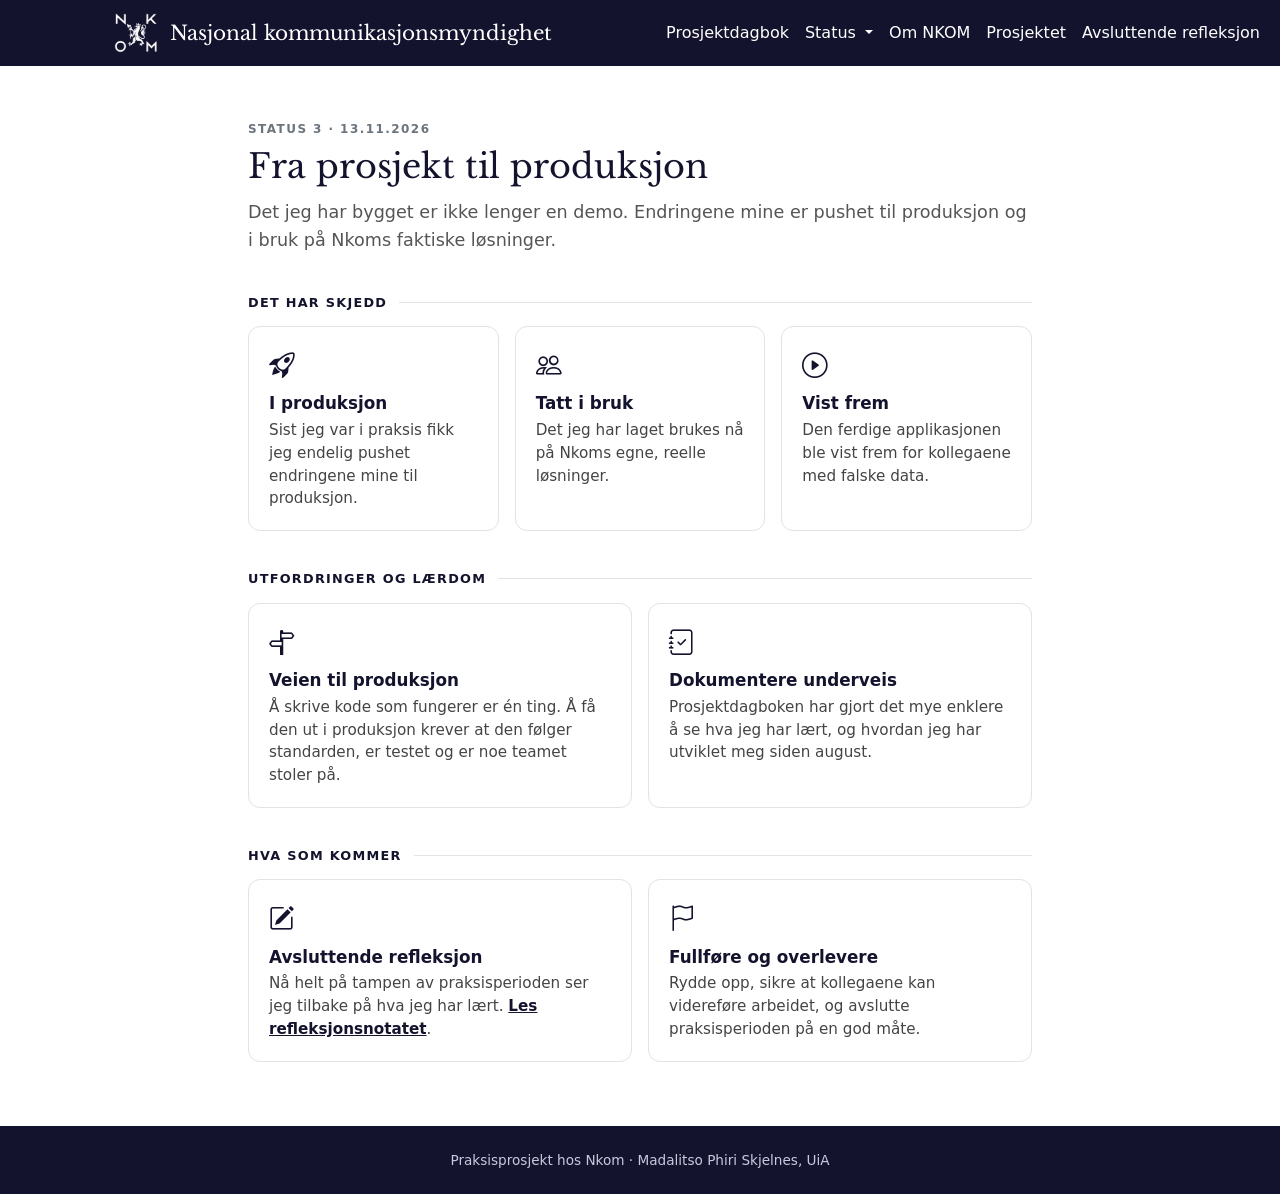
<file: status-3.html>
<!DOCTYPE html>
<html lang="no">
<head>
  <meta charset="UTF-8">
  <meta name="viewport" content="width=device-width, initial-scale=1.0">
  <title>Status 3 – NKOM Praksis</title>
  <link rel="icon" type="image/png" href="images/nkom-logo.png">
  <link href="https://cdn.jsdelivr.net/npm/bootstrap@5.3.8/dist/css/bootstrap.min.css" rel="stylesheet" integrity="sha384-sRIl4kxILFvY47J16cr9ZwB07vP4J8+LH7qKQnuqkuIAvNWLzeN8tE5YBujZqJLB" crossorigin="anonymous">
  <link rel="preconnect" href="https://fonts.googleapis.com">
  <link rel="preconnect" href="https://fonts.gstatic.com" crossorigin>
  <link href="https://fonts.googleapis.com/css2?family=Libre+Baskerville:wght@400;700&display=swap" rel="stylesheet">
  <link href="https://cdn.jsdelivr.net/npm/bootstrap-icons@1.11.3/font/bootstrap-icons.min.css" rel="stylesheet">
  <link rel="stylesheet" href="styles/index.css">
  <script>document.documentElement.classList.add("js");</script>
</head>
<body class="status-side">
  <nav class="navbar navbar-expand-lg navbar-dark fixed-top">
    <div class="container-fluid">
      <a class="navbar-brand d-flex align-items-center" href="index.html#hjem">
        <img src="images/nkom-logo.png" alt="NKOM-logo" height="40" width="40">
        <span class="navbar-merke-tekst">Nasjonal kommunikasjonsmyndighet</span>
      </a>

      <button class="navbar-toggler" type="button" data-bs-toggle="collapse" data-bs-target="#hovedmeny" aria-controls="hovedmeny" aria-expanded="false" aria-label="Åpne meny">
        <span class="navbar-toggler-icon"></span>
      </button>

      <div class="collapse navbar-collapse" id="hovedmeny">
        <ul class="navbar-nav ms-auto">
          <li class="nav-item">
            <a class="nav-link" href="prosjektdagbok.html">Prosjektdagbok</a>
          </li>
          <li class="nav-item dropdown">
            <a class="nav-link dropdown-toggle active" href="#" role="button" data-bs-toggle="dropdown" aria-expanded="false">
              Status
            </a>
            <ul class="dropdown-menu">
              <li><a class="dropdown-item" href="status-1.html">Status 1</a></li>
              <li><a class="dropdown-item" href="status-2.html">Status 2</a></li>
              <li><a class="dropdown-item active" href="status-3.html">Status 3</a></li>
            </ul>
          </li>
          <li class="nav-item">
            <a class="nav-link" href="index.html#om-nkom">Om NKOM</a>
          </li>
          <li class="nav-item">
            <a class="nav-link" href="index.html#prosjektet">Prosjektet</a>
          </li>
          <li class="nav-item">
            <a class="nav-link" href="refleksjon.html">Avsluttende refleksjon</a>
          </li>
        </ul>
      </div>
    </div>
  </nav>


  <main class="status-hoved">
    <header class="status-topp vis">
      <span class="etikett">Status 3 &middot; 13.11.2026</span>
      <h1>Fra prosjekt til produksjon</h1>
      <p class="ingress">Det jeg har bygget er ikke lenger en demo. Endringene mine er pushet til produksjon og i bruk på Nkoms faktiske løsninger.</p>
    </header>

    <h2 class="status-del vis">Det har skjedd</h2>
    <div class="kort-rad">
      <article class="kort vis"><i class="bi bi-rocket-takeoff"></i><h3>I produksjon</h3><p>Sist jeg var i praksis fikk jeg endelig pushet endringene mine til produksjon.</p></article>
      <article class="kort vis"><i class="bi bi-people"></i><h3>Tatt i bruk</h3><p>Det jeg har laget brukes nå på Nkoms egne, reelle løsninger.</p></article>
      <article class="kort vis"><i class="bi bi-play-circle"></i><h3>Vist frem</h3><p>Den ferdige applikasjonen ble vist frem for kollegaene med falske data.</p></article>
    </div>

    <h2 class="status-del vis">Utfordringer og lærdom</h2>
    <div class="kort-rad kort-rad-2">
      <article class="kort vis">
        <i class="bi bi-signpost-split"></i>
        <h3>Veien til produksjon</h3>
        <p>Å skrive kode som fungerer er én ting. Å få den ut i produksjon krever at den følger standarden, er testet og er noe teamet stoler på.</p>
      </article>
      <article class="kort vis">
        <i class="bi bi-journal-check"></i>
        <h3>Dokumentere underveis</h3>
        <p>Prosjektdagboken har gjort det mye enklere å se hva jeg har lært, og hvordan jeg har utviklet meg siden august.</p>
      </article>
    </div>

    <h2 class="status-del vis">Hva som kommer</h2>
    <div class="kort-rad kort-rad-2">
      <article class="kort vis"><i class="bi bi-pencil-square"></i><h3>Avsluttende refleksjon</h3><p>Nå helt på tampen av praksisperioden ser jeg tilbake på hva jeg har lært. <a href="refleksjon.html">Les refleksjonsnotatet</a>.</p></article>
      <article class="kort vis"><i class="bi bi-flag"></i><h3>Fullføre og overlevere</h3><p>Rydde opp, sikre at kollegaene kan videreføre arbeidet, og avslutte praksisperioden på en god måte.</p></article>
    </div>
  </main>


  <footer class="bunn">
    <p>Praksisprosjekt hos Nkom &middot; Madalitso Phiri Skjelnes, UiA</p>
  </footer>

  <script src="https://cdn.jsdelivr.net/npm/bootstrap@5.3.8/dist/js/bootstrap.bundle.min.js" integrity="sha384-FKyoEForCGlyvwx9Hj09JcYn3nv7wiPVlz7YYwJrWVcXK/BmnVDxM+D2scQbITxI" crossorigin="anonymous"></script>
  <script src="js/vis.js"></script>
</body>
</html>
</file>
<file: styles/index.css>
:root {
  --hjem-bg: #13132e; /* samme som Vanta 0x13132e */
}

html {
  scroll-behavior: smooth;
  overflow-x: hidden;
}

body {
  padding-top: 56px; /* plass til fast navbar */
  overflow-x: hidden;
}

.navbar.fixed-top {
  background-color: var(--hjem-bg);
}

.navbar.navbar-dark.fixed-top .navbar-brand,
.navbar.navbar-dark.fixed-top .navbar-brand:hover,
.navbar.navbar-dark.fixed-top .navbar-brand:focus,
.navbar.navbar-dark.fixed-top .nav-link,
.navbar.navbar-dark.fixed-top .nav-link:hover,
.navbar.navbar-dark.fixed-top .nav-link:focus {
  color: #fff;
}

.navbar.fixed-top .container-fluid {
  --nav-luft: 0.75rem;
  padding-left: var(--nav-luft);
  padding-right: var(--nav-luft);
}

.navbar.fixed-top .navbar-brand {
  gap: var(--nav-luft);
  margin-left: 8vw; /* inn mot midten, fortsatt venstre — samme som Hjem-teksten */
  min-width: 0;
  max-width: calc(100% - 3.5rem);
}

.navbar-brand img {
  height: 40px;
  width: auto;
  mix-blend-mode: screen; /* svart bakgrunn i PNG blir usynlig på mørk navbar */
}

.navbar-brand,
h1,
h2 {
  font-family: "Libre Baskerville", Georgia, serif;
  font-weight: 400;
}

#hjem {
  position: relative;
  overflow: hidden;
  min-height: calc(100vh - 56px);
  scroll-margin-top: 72px;
  display: flex;
  align-items: center;
  justify-content: flex-start;
  text-align: left;
  padding-left: 8vw;
}

#hjem .hjem-innhold {
  position: relative;
  z-index: 1;
  color: #fff;
  max-width: 36rem;
  width: 100%;
  box-sizing: border-box;
  padding: 1.5rem 1.75rem;
  border-radius: 0.5rem;
  background: rgba(19, 19, 46, 0.72); /* --hjem-bg, dekker globus-linjene */
  text-shadow: 0 1px 2px rgba(0, 0, 0, 0.6);
}

#hjem .hjem-innhold h1,
#hjem .hjem-ingress {
  overflow-wrap: break-word;
}

#hjem .hjem-innhold h1 {
  font-weight: 700;
}

#hjem .hjem-ingress {
  margin-top: 0.75rem;
  font-size: 1.15rem;
}

#hjem canvas {
  position: absolute !important;
  z-index: 0;
}
.seksjon {
  scroll-margin-top: 72px; /* anker-hopp lander under menyen */
  padding: 5rem 1.5rem;
  background: #fff;
}

.seksjon-lys {
  background: #f7f7f9;
}

.seksjon-indre {
  max-width: 52rem;
  margin: 0 auto;
}

.seksjon h2 {
  color: var(--hjem-bg);
  font-size: 1.9rem;
  margin-bottom: 0.75rem;
}

.ingress {
  color: #555;
  font-size: 1.1rem;
  line-height: 1.6;
  margin-bottom: 2rem;
}

/* vises mykt når de scrolles inn i bildet */
.js .vis {
  opacity: 0;
  transform: translateY(18px);
  transition: opacity 0.6s ease, transform 0.6s ease;
}

.js .vis.er-synlig {
  opacity: 1;
  transform: none;
}

.tall-rad {
  display: grid;
  grid-template-columns: repeat(4, 1fr);
  gap: 1rem;
  margin-bottom: 1.5rem;
}

.tall {
  text-align: center;
  padding: 1.25rem 0.5rem;
  border-radius: 0.75rem;
  background: var(--hjem-bg);
  color: #fff;
}

.tall strong {
  display: block;
  font-family: "Libre Baskerville", Georgia, serif;
  font-size: 2rem;
  line-height: 1.1;
}

.tall span {
  font-size: 0.8rem;
  text-transform: uppercase;
  letter-spacing: 0.08em;
  color: #b8b8d6;
}

.kort-rad {
  display: grid;
  grid-template-columns: repeat(3, 1fr);
  gap: 1rem;
}

.kort-rad-4 {
  grid-template-columns: repeat(4, 1fr);
}

.kort-rad-2 {
  grid-template-columns: repeat(2, 1fr);
}

.kort {
  background: #fff;
  border: 1px solid #e2e2e8;
  border-radius: 0.75rem;
  padding: 1.25rem;
  transition: transform 0.2s ease, border-color 0.2s ease, box-shadow 0.2s ease;
}

#om-nkom .kort {
  background: #f7f7f9;
}

.kort:hover {
  transform: translateY(-4px);
  border-color: var(--hjem-bg);
  box-shadow: 0 8px 20px rgba(19, 19, 46, 0.1);
}

.kort > i {
  display: block;
  font-size: 1.6rem;
  color: var(--hjem-bg);
  margin-bottom: 0.5rem;
}

.kort h3 {
  font-size: 1.05rem;
  font-weight: 700;
  color: var(--hjem-bg);
  margin-bottom: 0.35rem;
}

.kort p {
  margin: 0;
  font-size: 0.95rem;
  line-height: 1.5;
  color: #444;
}

.faner {
  gap: 0.5rem;
  margin-bottom: 1.25rem;
}

.faner .nav-link {
  color: var(--hjem-bg);
  background: #fff;
  border: 1px solid #e2e2e8;
  border-radius: 2rem;
  padding: 0.45rem 1.15rem;
}

.faner .nav-link.active {
  background: var(--hjem-bg);
  border-color: var(--hjem-bg);
  color: #fff;
}

.fane-tips {
  color: #6c757d;
  font-size: 0.9rem;
  margin-bottom: 0.75rem;
}

.brikker {
  display: flex;
  flex-wrap: wrap;
  gap: 0.4rem;
}

.brikker span {
  background: #eeeef3;
  color: var(--hjem-bg);
  border-radius: 2rem;
  padding: 0.25rem 0.75rem;
  font-size: 0.85rem;
}

.problemstilling {
  margin: 2.5rem 0 0;
  padding: 1.75rem 2rem;
  border-radius: 0.75rem;
  background: var(--hjem-bg);
  color: #fff;
  font-family: "Libre Baskerville", Georgia, serif;
  font-size: 1.15rem;
  line-height: 1.7;
}

.etikett {
  display: block;
  margin-bottom: 0.5rem;
  font-family: system-ui, sans-serif;
  font-size: 0.75rem;
  font-weight: 700;
  text-transform: uppercase;
  letter-spacing: 0.12em;
  color: #b8b8d6;
}

.profil {
  display: flex;
  align-items: center;
  gap: 1rem;
  width: 100%;
  margin-bottom: 1.5rem;
  padding: 0.85rem 1rem;
  background: #fff;
  border: 1px solid #e2e2e8;
  border-radius: 0.75rem;
  text-align: left;
  color: #333;
  transition: transform 0.2s ease, border-color 0.2s ease;
}

.profil:hover {
  transform: translateY(-2px);
  border-color: var(--hjem-bg);
}

.profil-bilde {
  object-position: 50% 22%;
  width: 52px;
  height: 52px;
  object-fit: cover;
  border-radius: 50%;
  flex-shrink: 0;
}

.profil-tekst {
  display: flex;
  flex-direction: column;
  min-width: 0;
  flex: 1;
  font-size: 0.9rem;
  color: #6c757d;
}

.profil-tekst strong {
  color: var(--hjem-bg);
  font-size: 1rem;
}

.profil-lenke {
  color: var(--hjem-bg);
  font-size: 0.9rem;
  white-space: nowrap;
}

.bunn {
  background: var(--hjem-bg);
  color: #c9c9de;
  text-align: center;
  padding: 1.5rem 1rem;
  font-size: 0.85rem;
}

.bunn p {
  margin: 0;
}

.bunn a {
  color: #fff;
}

.om-meg-modal .modal-content {
  position: relative;
  border: none;
  border-radius: 1rem;
  padding: 2.25rem 2rem 1.75rem;
  text-align: center;
}

.om-meg-modal .btn-close {
  position: absolute;
  top: 1rem;
  right: 1rem;
}

.om-meg-modal-bilde {
  object-position: 50% 22%;
  width: 160px;
  height: 160px;
  object-fit: cover;
  border-radius: 50%;
  border: 4px solid var(--hjem-bg);
  display: block;
  margin: 0 auto 1.25rem;
}

.om-meg-modal-navn {
  color: var(--hjem-bg);
  font-weight: 700;
  font-size: 1.75rem;
  margin-bottom: 0.4rem;
}

.om-meg-modal-strek {
  width: 3rem;
  height: 4px;
  background: var(--hjem-bg);
  border: none;
  opacity: 1;
  margin: 0 auto 0.75rem;
}

.om-meg-modal-rolle {
  color: #6c757d;
  font-style: italic;
  margin-bottom: 0.75rem;
}

.om-meg-modal-sammendrag {
  color: #6c757d;
  margin-bottom: 0;
}

.om-meg-modal-mer {
  text-align: left;
  margin-top: 1.75rem;
}

.om-meg-modal-mer h4 {
  color: var(--hjem-bg);
  font-weight: 700;
  font-size: 1.1rem;
  margin-bottom: 0.35rem;
}

.om-meg-modal-mer hr {
  margin: 0.35rem 0 0.85rem;
  opacity: 0.25;
}

.om-meg-modal-mer p {
  color: #444;
  margin-bottom: 0;
}

.om-meg-modal-sosial {
  display: flex;
  justify-content: center;
  gap: 0.75rem;
  margin-top: 1.5rem;
}

.om-meg-modal-sosial a {
  display: inline-flex;
  align-items: center;
  justify-content: center;
  width: 44px;
  height: 44px;
  border-radius: 50%;
  color: #fff;
  font-size: 1.2rem;
  text-decoration: none;
}

.om-meg-modal-sosial a:first-child {
  background-color: #0a66c2;
}

.om-meg-modal-sosial a:last-child {
  background-color: #24292f;
}

.dagbok-side {
  background-color: #f3f3f5;
}

.dagbok-hoved {
  max-width: 48rem;
  margin: 0 auto;
  padding: 2.5rem 1.5rem 4rem;
}

.dagbok-maaneder {
  display: flex;
  flex-wrap: wrap;
  gap: 0.65rem;
  margin-bottom: 1.75rem;
}

.dagbok-maaned {
  border: 1px solid #d0d0d6;
  background: #ececef;
  color: #111;
  border-radius: 2rem;
  padding: 0.45rem 1.1rem;
  cursor: pointer;
}

.dagbok-maaned.is-aktiv {
  background: var(--hjem-bg);
  border-color: var(--hjem-bg);
  color: #fff;
}

.dagbok-kort {
  background: #e8e8ec;
  border-radius: 0.75rem;
  padding: 1.25rem 1.35rem;
  margin-bottom: 1rem;
  box-shadow: 0 4px 16px rgba(0, 0, 0, 0.08);
  text-align: left;
  border-left: 6px solid var(--hjem-bg);
}

.dagbok-kort-dato {
  font-weight: 700;
  color: var(--hjem-bg);
  cursor: pointer;
  list-style: none;
}

.dagbok-kort-dato::-webkit-details-marker {
  display: none;
}

.dagbok-kort-dato::after {
  content: "▾";
  float: right;
  font-weight: 400;
}

.dagbok-kort[open] .dagbok-kort-dato::after {
  content: "▴";
}

.dagbok-kort-tekst {
  color: #333;
  margin: 0.85rem 0 0;
  line-height: 1.55;
}

.dagbok-tom {
  color: #6c757d;
}

.status-side {
  background-color: #fff;
}

.status-hoved {
  max-width: 52rem;
  margin: 0 auto;
  padding: 4rem 1.5rem 4rem;
}

.status-topp {
  margin-bottom: 1rem;
}

.status-topp .etikett {
  color: #6c757d;
}

.status-topp h1 {
  color: var(--hjem-bg);
  font-size: 2.1rem;
  margin-bottom: 0.75rem;
}

.status-del {
  display: flex;
  align-items: center;
  gap: 0.75rem;
  margin: 2.5rem 0 1rem;
  font-family: system-ui, sans-serif;
  font-size: 0.8rem;
  font-weight: 700;
  text-transform: uppercase;
  letter-spacing: 0.1em;
  color: var(--hjem-bg);
}

.status-del::after {
  content: "";
  flex: 1;
  height: 1px;
  background: #e2e2e8;
}

.media-rad {
  display: grid;
  grid-template-columns: repeat(2, 1fr);
  gap: 1rem;
}

.media-rad-1 {
  grid-template-columns: 1fr;
  max-width: 48rem;
  margin-inline: auto;
}

.media-rad-1 video {
  max-height: none;
  object-fit: contain;
  background: #000;
}

.media-rad figure {
  margin: 0;
}

.media-rad img,
.media-rad video {
  display: block;
  width: 100%;
  height: 100%;
  max-height: 24rem;
  object-fit: cover;
  border-radius: 0.75rem;
  border: 1px solid #e2e2e8;
  background: #000;
}

.status-bilder-plass {
  display: grid;
  grid-template-columns: repeat(3, 1fr);
  gap: 0.75rem;
}

.status-bilder-plass div {
  aspect-ratio: 4 / 3;
  display: flex;
  align-items: center;
  justify-content: center;
  border: 2px dashed #c9c9d4;
  border-radius: 0.75rem;
  color: #a0a0b0;
  font-size: 1.75rem;
}

.status-kommer {
  margin: 0.85rem 0 0;
  color: #6c757d;
  text-align: center;
}

@media (max-width: 991.98px) {
  .navbar-merke-tekst {
    display: none;
  }

  .navbar.fixed-top .navbar-brand {
    margin-left: 0;
    max-width: none;
  }

  #hjem {
    padding: 1rem;
    min-height: calc(100svh - 56px);
  }

  #hjem .hjem-innhold {
    padding: 1.1rem 1.15rem;
    max-width: 100%;
  }

  #hjem .hjem-innhold h1 {
    font-size: 1.45rem;
  }

  #hjem .hjem-ingress {
    font-size: 1rem;
  }

  .seksjon {
    padding: 3.5rem 1rem;
  }

  .media-rad,
  .status-bilder-plass {
    grid-template-columns: 1fr;
  }

  .tall-rad,
  .kort-rad-4 {
    grid-template-columns: repeat(2, 1fr);
  }

  .kort-rad,
  .kort-rad-2 {
    grid-template-columns: 1fr;
  }

  .problemstilling {
    padding: 1.25rem;
    font-size: 1.05rem;
  }

  .profil-lenke {
    display: none;
  }

  .om-meg-modal .modal-dialog {
    margin: 0.75rem;
  }

  .om-meg-modal .modal-content {
    padding: 2rem 1.15rem 1.25rem;
  }

  .om-meg-modal-bilde {
    width: 120px;
    height: 120px;
  }

  .om-meg-modal-navn {
    font-size: 1.4rem;
  }

  .dagbok-hoved,
  .status-hoved {
    padding: 1.5rem 1rem 3rem;
  }

  .dagbok-maaned {
    flex: 1 1 calc(50% - 0.45rem);
    text-align: center;
    font-size: 0.9rem;
    padding: 0.5rem 0.4rem;
  }
}

.refleksjon-topp {
  display: flex;
  align-items: center;
  gap: 1.75rem;
  margin-bottom: 2rem;
}

.refleksjon-topp h1 {
  color: var(--hjem-bg);
  font-size: 2.1rem;
  margin-bottom: 0.75rem;
}

.refleksjon-topp .etikett {
  color: #6c757d;
}

.refleksjon-topp .ingress {
  margin-bottom: 0;
}

.refleksjon-bilde {
  width: 220px;
  height: 280px;
  flex-shrink: 0;
  object-fit: cover;
  object-position: 50% 20%;
  border-radius: 1rem;
  border: 4px solid var(--hjem-bg);
  box-shadow: 0 10px 28px rgba(19, 19, 46, 0.2);
}

.refleksjon-tekst p {
  font-size: 1.05rem;
  line-height: 1.75;
  color: #333;
}

.refleksjon-hoved .problemstilling {
  margin: 0 0 1.5rem;
}

.refleksjon-hoved .problemstilling:last-of-type {
  margin-top: 2.5rem;
}

.kort p a {
  color: var(--hjem-bg);
  font-weight: 700;
}

@media (max-width: 991.98px) {
  .refleksjon-topp {
    flex-direction: column;
    align-items: flex-start;
  }

  .refleksjon-bilde {
    width: 100%;
    max-width: 260px;
    height: auto;
    aspect-ratio: 4 / 5;
  }
}
</file>
